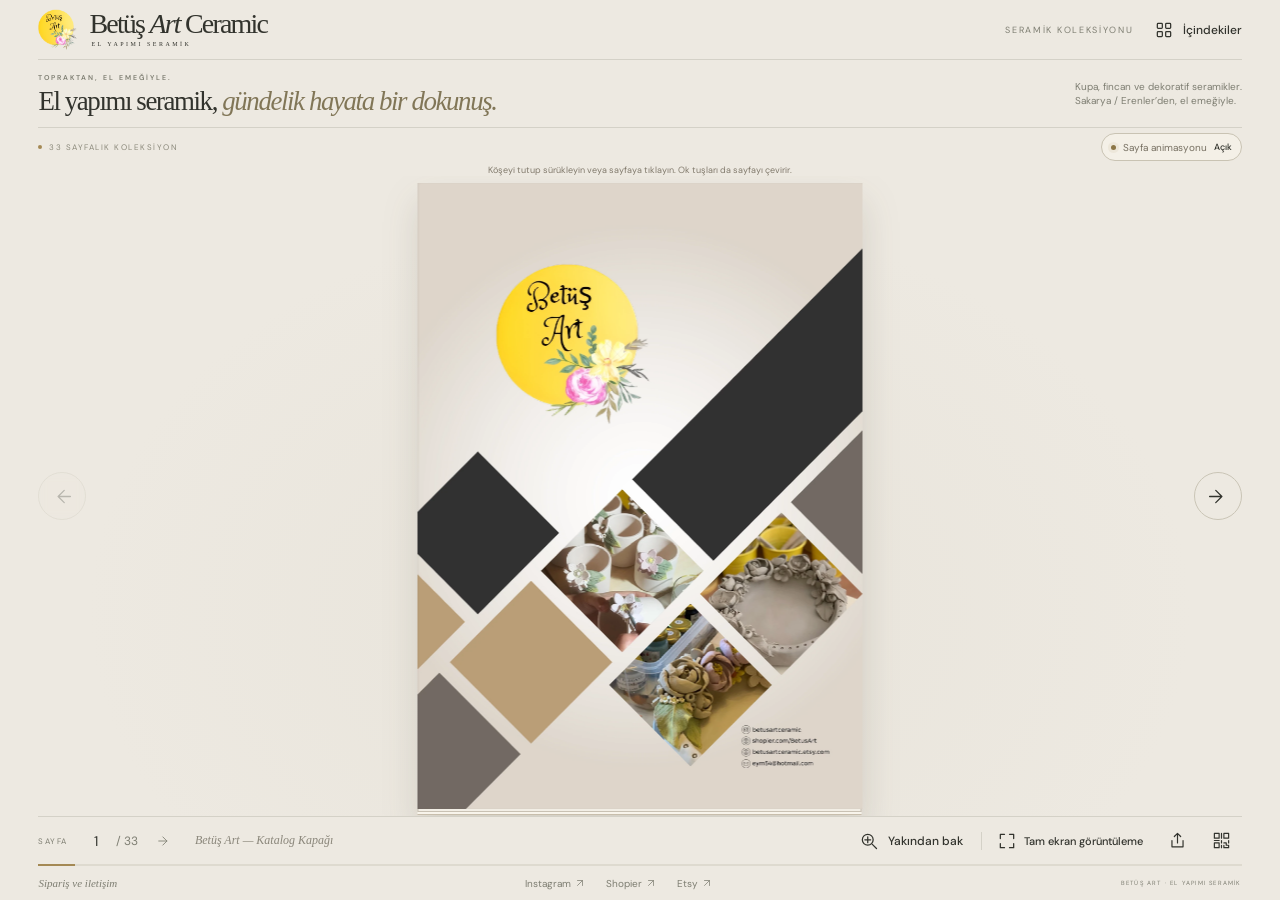
<file: index.html>
<!doctype html>
<html lang="tr">
<head>
  <meta charset="utf-8">
  <meta name="viewport" content="width=device-width, initial-scale=1">
  <meta name="theme-color" content="#ede9e1">
<title>Betüş Art | El Yapımı Seramik Kupa ve Dekorasyon</title>
<meta name="description" content="Sakarya Erenler’de üretilen el yapımı seramik kupa, fincan, kase, tabak, mumluk ve lambalar. Betüş Art koleksiyonunu keşfedin; online mağazadan sipariş verin.">
<meta name="robots" content="index,follow,max-image-preview:large">
<link rel="canonical" href="https://www.betusartceramic.com/">
<meta property="og:type" content="website"><meta property="og:locale" content="tr_TR"><meta property="og:site_name" content="Betüş Art Ceramic"><meta property="og:title" content="Betüş Art | El Yapımı Seramik Kupa ve Dekorasyon"><meta property="og:description" content="Sakarya Erenler’de üretilen el yapımı seramik kupa, fincan, kase, tabak, mumluk ve lambalar. Betüş Art koleksiyonunu keşfedin; online mağazadan sipariş verin."><meta property="og:url" content="https://www.betusartceramic.com/"><meta property="og:image" content="https://www.betusartceramic.com/assets/pages/22-read.webp"><meta property="og:image:alt" content="Betüş Art el yapımı seramik koleksiyonu"><meta name="twitter:card" content="summary_large_image"><meta name="twitter:title" content="Betüş Art | El Yapımı Seramik Kupa ve Dekorasyon"><meta name="twitter:description" content="Sakarya Erenler’de üretilen el yapımı seramik kupa, fincan, kase, tabak, mumluk ve lambalar. Betüş Art koleksiyonunu keşfedin; online mağazadan sipariş verin."><meta name="twitter:image" content="https://www.betusartceramic.com/assets/pages/22-read.webp">
  <link rel="icon" type="image/png" href="./assets/brand-logo.png">
  <link rel="stylesheet" href="./styles.css">
  <script defer src="./vendor/page-flip.browser.js"></script>
  <script defer src="./assets/catalog-data.js"></script>
  <script defer src="./vendor/qrcode.js"></script>
  <script defer src="./app.js"></script>
<script type="application/ld+json">{"@context":"https://schema.org","@graph":[{"@type":"Organization","@id":"https://www.betusartceramic.com/#organization","name":"Betüş Art Ceramic","alternateName":["Betus Art","Betüş Art"],"url":"https://www.betusartceramic.com/","logo":{"@type":"ImageObject","url":"https://www.betusartceramic.com/assets/brand-logo.png","width":516,"height":544},"sameAs":["https://www.instagram.com/betusartceramic/","https://www.shopier.com/BetusArt","https://www.betusartceramic.etsy.com"],"description":"Sakarya Erenler’de el yapımı seramik üretimi yapan, yalnızca online satış sunan Betüş Art Ceramic atölyesi."},{"@type":"WebSite","@id":"https://www.betusartceramic.com/#website","url":"https://www.betusartceramic.com/","name":"Betüş Art Ceramic","alternateName":"Betus Art Ceramic","inLanguage":"tr-TR","publisher":{"@id":"https://www.betusartceramic.com/#organization"}},{"@type":"CollectionPage","@id":"https://www.betusartceramic.com/#catalog","url":"https://www.betusartceramic.com/","name":"Betüş Art El Yapımı Seramik Koleksiyonu","inLanguage":"tr-TR","isPartOf":{"@id":"https://www.betusartceramic.com/#website"},"about":{"@id":"https://www.betusartceramic.com/#organization"}}]}</script>
</head>
<body>
  <a class="skip-link" href="#reader">Kataloğa geç</a>
  <header class="site-header">
    <a class="brand" href="./" aria-label="Betüş Art katalog ana sayfası"><img class="brand-logo" src="./assets/brand-logo.png" alt="" width="516" height="544"><span class="brand-wordmark"><span>Betüş <i>Art</i> Ceramic</span><small>EL YAPIMI SERAMİK</small></span></a>
    <div class="header-tools"><span class="edition">SERAMİK KOLEKSİYONU</span><button class="text-button" id="contents-open" type="button" disabled><svg aria-hidden="true"><use href="#icon-grid"/></svg><span>İçindekiler</span></button></div>
  </header>

  <main class="catalog-main">
    <div class="editorial-intro"><div><p class="eyebrow">TOPRAKTAN, EL EMEĞİYLE.</p><h1>El yapımı seramik, <em>gündelik hayata bir dokunuş.</em></h1></div><p class="intro-note">Kupa, fincan ve dekoratif seramikler.<br>Sakarya / Erenler’den, el emeğiyle.</p></div>
    <section id="reader" class="reader" aria-label="Betüş Art interaktif katalog" tabindex="-1">
      <div class="reader-topline"><span><i></i> <span id="collection-label">KOLEKSİYON KATALOĞU</span></span><button id="motion-toggle" class="motion-toggle" type="button" aria-pressed="true" disabled><span class="motion-indicator" aria-hidden="true"></span><span>Sayfa animasyonu</span><strong id="motion-label">Açık</strong></button></div>
      <p class="reading-instruction" id="reading-hint">Sayfanın köşesinden tutup sürükleyin veya sayfaya tıklayın.</p>
      <div class="book-viewport" id="book-viewport">
        <button type="button" class="page-arrow page-arrow--prev" id="previous" aria-label="Önceki sayfa" disabled><svg aria-hidden="true"><use href="#icon-left"/></svg></button>
        <div class="book-stage" id="book-stage"><div id="flipbook"></div></div>
        <button type="button" class="page-arrow page-arrow--next" id="next" aria-label="Sonraki sayfa" disabled><svg aria-hidden="true"><use href="#icon-right"/></svg></button>
        <div class="reader-message" id="reader-message" role="status"><span class="loading-dot"></span>Katalog açılıyor…</div>
      </div>
      <div class="reader-toolbar">
        <form id="page-form" class="page-position"><label for="page-input">SAYFA</label><span class="page-number-wrap"><input id="page-input" type="number" inputmode="numeric" min="1" max="33" value="1" aria-label="Gidilecek sayfa numarası" disabled><span id="page-total">/ 33</span></span><button class="jump-button" type="submit" aria-label="Yazılan sayfaya git" disabled><svg aria-hidden="true"><use href="#icon-right"/></svg></button></form>
        <p class="current-page-title" id="current-page-title">Koleksiyona hoş geldiniz.</p>
        <div class="reader-actions"><button class="text-button" id="detail-open" type="button" disabled><svg aria-hidden="true"><use href="#icon-zoom"/></svg><span>Yakından bak</span></button><span class="toolbar-divider"></span><button class="text-button fullscreen-button" id="fullscreen" type="button" aria-label="Tam ekran görüntüleme" hidden><svg aria-hidden="true"><use href="#icon-expand"/></svg><span class="fullscreen-label" id="fullscreen-label">Tam ekran görüntüleme</span><span class="fullscreen-label-compact" id="fullscreen-label-compact" aria-hidden="true">Tam ekran</span></button><button class="icon-button" id="share" type="button" aria-label="Bu katalog sayfasını paylaş" disabled><svg aria-hidden="true"><use href="#icon-share"/></svg></button><button class="icon-button" id="qr-open" type="button" aria-label="Katalog QR kodunu göster" disabled><svg aria-hidden="true"><use href="#icon-qr"/></svg></button></div>
      </div>
      <div class="reading-progress" aria-hidden="true"><span id="reading-progress"></span></div>
      <span class="sr-only" id="page-announcement" role="status" aria-live="polite" aria-atomic="true"></span>

      <dialog class="contents-dialog" id="contents-dialog" aria-labelledby="contents-title">
        <div class="drawer-header"><div><p class="eyebrow">KOLEKSİYON REHBERİ</p><h2 id="contents-title">Bir sayfa seçin.</h2></div><button class="icon-button" data-close="contents-dialog" type="button" aria-label="İçindekileri kapat"><svg aria-hidden="true"><use href="#icon-close"/></svg></button></div>
        <label class="catalog-search"><svg aria-hidden="true"><use href="#icon-search"/></svg><input id="catalog-search" type="search" placeholder="Koleksiyonda ara…" aria-label="Katalog başlıklarında ve ürünlerde ara" autocomplete="off"></label>
        <p class="search-summary" id="search-summary"></p>
        <ol class="thumbnail-grid" id="thumbnail-grid"></ol>
      </dialog>

      <dialog class="detail-dialog" id="detail-dialog" aria-labelledby="detail-title">
        <div class="detail-header"><div><p class="eyebrow" id="detail-page-number">SAYFA 01</p><h2 id="detail-title">Katalog detayı</h2></div><button class="icon-button" data-close="detail-dialog" type="button" aria-label="Detay görünümünü kapat"><svg aria-hidden="true"><use href="#icon-close"/></svg></button></div>
        <div class="detail-viewport" id="detail-viewport"><img id="detail-image" alt="" draggable="false"><p id="detail-error" class="detail-error" hidden>Görsel yüklenemedi. Sayfayı yeniden açmayı deneyin.</p></div>
        <div class="detail-tools"><div class="detail-page-nav"><button class="icon-button" id="detail-previous" type="button" aria-label="Önceki sayfanın detayı"><svg aria-hidden="true"><use href="#icon-left"/></svg></button><span id="detail-page-total">1 / 33</span><button class="icon-button" id="detail-next" type="button" aria-label="Sonraki sayfanın detayı"><svg aria-hidden="true"><use href="#icon-right"/></svg></button></div><div class="zoom-tools"><button class="icon-button" id="zoom-out" type="button" aria-label="Uzaklaştır">−</button><output id="zoom-level" aria-live="polite">100%</output><button class="icon-button" id="zoom-in" type="button" aria-label="Yakınlaştır">+</button><button class="reset-button" id="zoom-reset" type="button">Sığdır</button></div><span class="zoom-hint">Yakınlaştırın, sürükleyerek inceleyin.</span></div>
      </dialog>

      <dialog class="qr-dialog" id="qr-dialog" aria-labelledby="qr-title"><button class="icon-button qr-close" data-close="qr-dialog" type="button" aria-label="QR kodunu kapat"><svg aria-hidden="true"><use href="#icon-close"/></svg></button><p class="eyebrow">KOLEKSİYON YANINIZDA</p><h2 id="qr-title">Küçük bir kod.<br><em>Bütün koleksiyon.</em></h2><p>Telefonunuzla tarayın, kataloğu açın.</p><img id="runtime-qr-image" alt="Betüş Art kataloğunun bağlantısını içeren QR kodu" width="240" height="240" loading="lazy"><div class="qr-actions"><a class="dark-button" id="runtime-qr-download" href="#" download="Betus-Art-Katalog-QR.png">QR kodunu indir <svg aria-hidden="true"><use href="#icon-download"/></svg></a><button class="text-button" id="copy-catalog" type="button"><svg aria-hidden="true"><use href="#icon-copy"/></svg>Bağlantıyı kopyala</button></div></dialog>
    </section>
  </main>

  <footer class="site-footer"><p><a href="./siparis-iletisim/">Sipariş ve iletişim</a></p><nav aria-label="Betüş Art bağlantıları"><a data-business="instagram" href="https://www.instagram.com/betusartceramic/" target="_blank" rel="noopener noreferrer">Instagram <svg aria-hidden="true"><use href="#icon-external"/></svg></a><a data-business="shop" href="https://www.shopier.com/BetusArt" target="_blank" rel="noopener noreferrer">Shopier <svg aria-hidden="true"><use href="#icon-external"/></svg></a><a data-business="etsy" href="https://www.betusartceramic.etsy.com" target="_blank" rel="noopener noreferrer">Etsy <svg aria-hidden="true"><use href="#icon-external"/></svg></a></nav><small>BETÜŞ ART · EL YAPIMI SERAMİK</small></footer>
  <div class="toast" id="toast" role="status" aria-live="polite"></div>
  <noscript><p class="noscript-notice">İnteraktif kataloğu görüntülemek için JavaScript’i etkinleştirin. <a href="https://www.instagram.com/betusartceramic/">Betüş Art Instagram</a></p></noscript>
  <svg class="svg-definitions" xmlns="http://www.w3.org/2000/svg" aria-hidden="true"><defs>
    <symbol id="icon-left" viewBox="0 0 24 24"><path d="m14 5-7 7 7 7M7 12h14"/></symbol><symbol id="icon-right" viewBox="0 0 24 24"><path d="m10 5 7 7-7 7M17 12H3"/></symbol>
    <symbol id="icon-grid" viewBox="0 0 24 24"><rect x="4" y="4" width="6" height="6" rx="1"/><rect x="14" y="4" width="6" height="6" rx="1"/><rect x="4" y="14" width="6" height="6" rx="1"/><rect x="14" y="14" width="6" height="6" rx="1"/></symbol><symbol id="icon-close" viewBox="0 0 24 24"><path d="m6 6 12 12M6 18 18 6"/></symbol>
    <symbol id="icon-zoom" viewBox="0 0 24 24"><circle cx="10.5" cy="10.5" r="6.5"/><path d="m16 16 5 5M7 10.5h7m-3.5-3.5v7"/></symbol><symbol id="icon-search" viewBox="0 0 24 24"><circle cx="10.5" cy="10.5" r="6.5"/><path d="m16 16 5 5"/></symbol>
    <symbol id="icon-expand" viewBox="0 0 24 24"><path d="M9 4H4v5m11-5h5v5M4 15v5h5m11-5v5h-5"/></symbol><symbol id="icon-share" viewBox="0 0 24 24"><path d="M12 15V3m-4 4 4-4 4 4M5 12v8h14v-8"/></symbol>
    <symbol id="icon-qr" viewBox="0 0 24 24"><path d="M3 3h6v6H3zm12 0h6v6h-6zM3 15h6v6H3zm12 0h3v3h3v3h-6v-3m6-6v3m-9-3v3M3 12h6m3-9v6m0 9v3"/></symbol><symbol id="icon-external" viewBox="0 0 24 24"><path d="M7 17 17 7M7 7h10v10"/></symbol><symbol id="icon-download" viewBox="0 0 24 24"><path d="M12 3v12m-4-4 4 4 4-4M5 16v5h14v-5"/></symbol><symbol id="icon-copy" viewBox="0 0 24 24"><rect x="8" y="8" width="12" height="13" rx="1"/><path d="M15 8V3H3v13h5"/></symbol>
  </defs></svg>
</body>
</html>
</file>
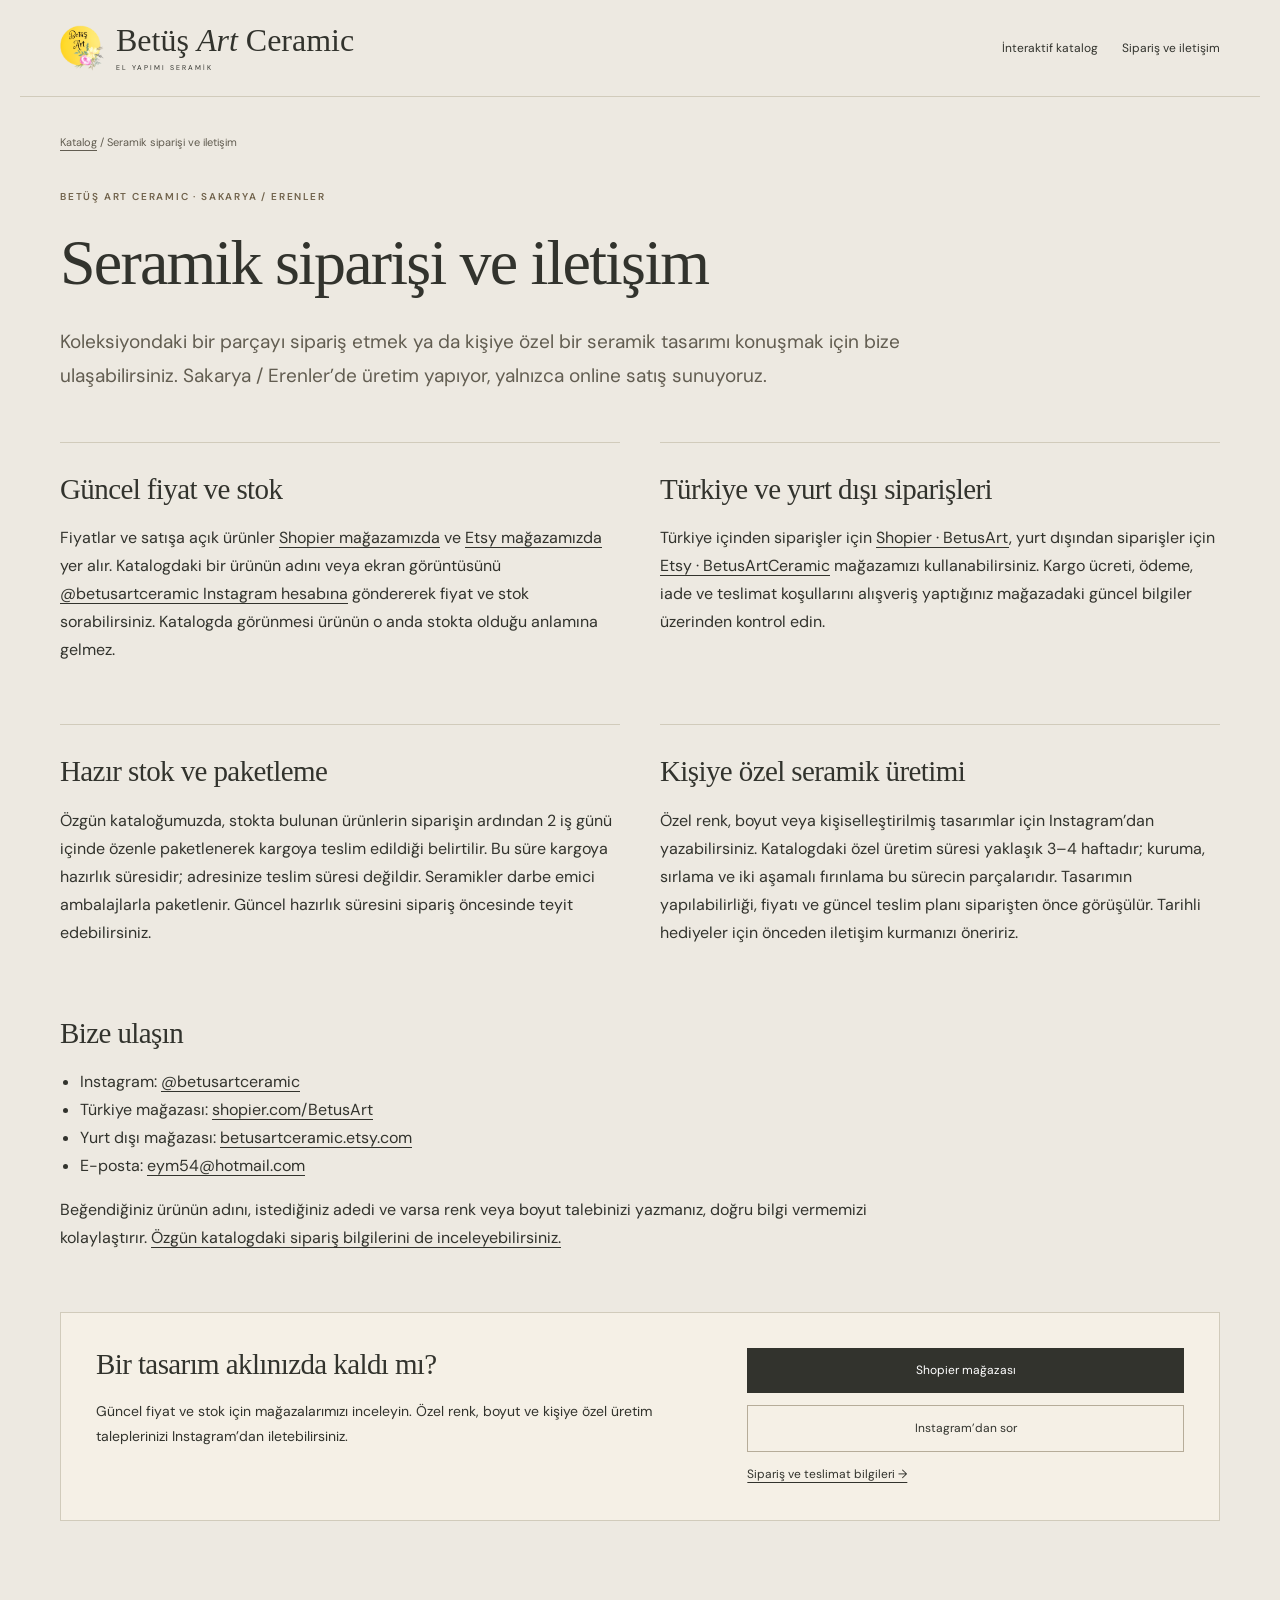
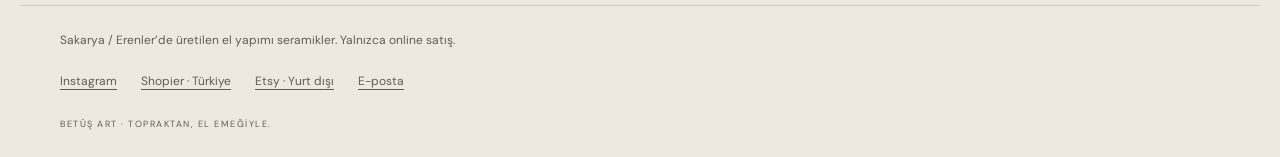
<file: siparis-iletisim/index.html>
<!doctype html><html lang="tr"><head><meta charset="utf-8"><meta name="viewport" content="width=device-width,initial-scale=1"><meta name="theme-color" content="#ede9e1"><title>Seramik Siparişi, Özel Üretim ve İletişim | Betüş Art</title>
<meta name="description" content="Betüş Art seramik fiyatları, stok, kişiye özel sipariş ve teslimat bilgileri. Türkiye için Shopier, yurt dışı için Etsy ve Instagram iletişim kanalları.">
<meta name="robots" content="index,follow,max-image-preview:large">
<link rel="canonical" href="https://www.betusartceramic.com/siparis-iletisim/">
<meta property="og:type" content="website"><meta property="og:locale" content="tr_TR"><meta property="og:site_name" content="Betüş Art Ceramic"><meta property="og:title" content="Seramik Siparişi, Özel Üretim ve İletişim | Betüş Art"><meta property="og:description" content="Betüş Art seramik fiyatları, stok, kişiye özel sipariş ve teslimat bilgileri. Türkiye için Shopier, yurt dışı için Etsy ve Instagram iletişim kanalları."><meta property="og:url" content="https://www.betusartceramic.com/siparis-iletisim/"><meta property="og:image" content="https://www.betusartceramic.com/assets/pages/31-read.webp"><meta property="og:image:alt" content="Betüş Art el yapımı seramik koleksiyonu"><meta name="twitter:card" content="summary_large_image"><meta name="twitter:title" content="Seramik Siparişi, Özel Üretim ve İletişim | Betüş Art"><meta name="twitter:description" content="Betüş Art seramik fiyatları, stok, kişiye özel sipariş ve teslimat bilgileri. Türkiye için Shopier, yurt dışı için Etsy ve Instagram iletişim kanalları."><meta name="twitter:image" content="https://www.betusartceramic.com/assets/pages/31-read.webp"><link rel="icon" href="../assets/brand-logo.png"><link rel="stylesheet" href="../seo.css"><script type="application/ld+json">{"@context":"https://schema.org","@graph":[{"@type":"Organization","@id":"https://www.betusartceramic.com/#organization","name":"Betüş Art Ceramic","alternateName":["Betus Art","Betüş Art"],"url":"https://www.betusartceramic.com/","logo":{"@type":"ImageObject","url":"https://www.betusartceramic.com/assets/brand-logo.png","width":516,"height":544},"sameAs":["https://www.instagram.com/betusartceramic/","https://www.shopier.com/BetusArt","https://www.betusartceramic.etsy.com"],"description":"Sakarya Erenler’de el yapımı seramik üretimi yapan, yalnızca online satış sunan Betüş Art Ceramic atölyesi."},{"@type":"WebSite","@id":"https://www.betusartceramic.com/#website","url":"https://www.betusartceramic.com/","name":"Betüş Art Ceramic","alternateName":"Betus Art Ceramic","inLanguage":"tr-TR","publisher":{"@id":"https://www.betusartceramic.com/#organization"}},{"@type":"WebPage","@id":"https://www.betusartceramic.com/siparis-iletisim/#page","url":"https://www.betusartceramic.com/siparis-iletisim/","name":"Seramik siparişi ve iletişim","description":"Betüş Art seramik fiyatları, stok, kişiye özel sipariş ve teslimat bilgileri. Türkiye için Shopier, yurt dışı için Etsy ve Instagram iletişim kanalları.","inLanguage":"tr-TR","isPartOf":{"@id":"https://www.betusartceramic.com/#website"},"about":{"@id":"https://www.betusartceramic.com/#organization"}},{"@type":"BreadcrumbList","itemListElement":[{"@type":"ListItem","position":1,"name":"Katalog","item":"https://www.betusartceramic.com/"},{"@type":"ListItem","position":2,"name":"Seramik siparişi ve iletişim","item":"https://www.betusartceramic.com/siparis-iletisim/"}]}]}</script></head><body><a class="skip" href="#icerik">İçeriğe geç</a><header><a class="brand" href="../"><img src="../assets/brand-logo.png" width="516" height="544" alt=""><span>Betüş <i>Art</i> Ceramic<small>EL YAPIMI SERAMİK</small></span></a><nav aria-label="Ana menü"><a href="../">İnteraktif katalog</a><a href="../siparis-iletisim/">Sipariş ve iletişim</a></nav></header><main id="icerik"><nav class="breadcrumbs" aria-label="İçerik yolu"><a href="../">Katalog</a><span aria-hidden="true"> / </span><span aria-current="page">Seramik siparişi ve iletişim</span></nav><p class="eyebrow">BETÜŞ ART CERAMIC · SAKARYA / ERENLER</p><h1>Seramik siparişi ve iletişim</h1><p class="lead">Koleksiyondaki bir parçayı sipariş etmek ya da kişiye özel bir seramik tasarımı konuşmak için bize ulaşabilirsiniz. Sakarya / Erenler’de üretim yapıyor, yalnızca online satış sunuyoruz.</p><div class="copy-grid"><section><h2>Güncel fiyat ve stok</h2><p>Fiyatlar ve satışa açık ürünler <a href="https://www.shopier.com/BetusArt" target="_blank" rel="noopener noreferrer">Shopier mağazamızda</a> ve <a href="https://www.betusartceramic.etsy.com" target="_blank" rel="noopener noreferrer">Etsy mağazamızda</a> yer alır. Katalogdaki bir ürünün adını veya ekran görüntüsünü <a href="https://www.instagram.com/betusartceramic/" target="_blank" rel="noopener noreferrer">@betusartceramic Instagram hesabına</a> göndererek fiyat ve stok sorabilirsiniz. Katalogda görünmesi ürünün o anda stokta olduğu anlamına gelmez.</p></section><section><h2>Türkiye ve yurt dışı siparişleri</h2><p>Türkiye içinden siparişler için <a href="https://www.shopier.com/BetusArt" target="_blank" rel="noopener noreferrer">Shopier · BetusArt</a>, yurt dışından siparişler için <a href="https://www.betusartceramic.etsy.com" target="_blank" rel="noopener noreferrer">Etsy · BetusArtCeramic</a> mağazamızı kullanabilirsiniz. Kargo ücreti, ödeme, iade ve teslimat koşullarını alışveriş yaptığınız mağazadaki güncel bilgiler üzerinden kontrol edin.</p></section><section><h2>Hazır stok ve paketleme</h2><p>Özgün kataloğumuzda, stokta bulunan ürünlerin siparişin ardından 2 iş günü içinde özenle paketlenerek kargoya teslim edildiği belirtilir. Bu süre kargoya hazırlık süresidir; adresinize teslim süresi değildir. Seramikler darbe emici ambalajlarla paketlenir. Güncel hazırlık süresini sipariş öncesinde teyit edebilirsiniz.</p></section><section><h2>Kişiye özel seramik üretimi</h2><p>Özel renk, boyut veya kişiselleştirilmiş tasarımlar için Instagram’dan yazabilirsiniz. Katalogdaki özel üretim süresi yaklaşık 3–4 haftadır; kuruma, sırlama ve iki aşamalı fırınlama bu sürecin parçalarıdır. Tasarımın yapılabilirliği, fiyatı ve güncel teslim planı siparişten önce görüşülür. Tarihli hediyeler için önceden iletişim kurmanızı öneririz.</p></section></div><section class="prose"><h2>Bize ulaşın</h2><ul class="contact-list"><li>Instagram: <a href="https://www.instagram.com/betusartceramic/" target="_blank" rel="noopener noreferrer">@betusartceramic</a></li><li>Türkiye mağazası: <a href="https://www.shopier.com/BetusArt" target="_blank" rel="noopener noreferrer">shopier.com/BetusArt</a></li><li>Yurt dışı mağazası: <a href="https://www.betusartceramic.etsy.com" target="_blank" rel="noopener noreferrer">betusartceramic.etsy.com</a></li><li>E-posta: <a href="mailto:eym54@hotmail.com">eym54@hotmail.com</a></li></ul><p>Beğendiğiniz ürünün adını, istediğiniz adedi ve varsa renk veya boyut talebinizi yazmanız, doğru bilgi vermemizi kolaylaştırır. <a href="../#sayfa=31">Özgün katalogdaki sipariş bilgilerini de inceleyebilirsiniz.</a></p></section><aside class="contact-panel"><div><h2>Bir tasarım aklınızda kaldı mı?</h2><p>Güncel fiyat ve stok için mağazalarımızı inceleyin. Özel renk, boyut ve kişiye özel üretim taleplerinizi Instagram’dan iletebilirsiniz.</p></div><div class="actions"><a class="button" href="https://www.shopier.com/BetusArt" target="_blank" rel="noopener noreferrer">Shopier mağazası</a><a class="button secondary" href="https://www.instagram.com/betusartceramic/" target="_blank" rel="noopener noreferrer">Instagram’dan sor</a><a href="../siparis-iletisim/">Sipariş ve teslimat bilgileri →</a></div></aside></main><footer><p>Sakarya / Erenler’de üretilen el yapımı seramikler. Yalnızca online satış.</p><nav aria-label="Mağaza bağlantıları"><a href="https://www.instagram.com/betusartceramic/" target="_blank" rel="noopener noreferrer">Instagram</a><a href="https://www.shopier.com/BetusArt" target="_blank" rel="noopener noreferrer">Shopier · Türkiye</a><a href="https://www.betusartceramic.etsy.com" target="_blank" rel="noopener noreferrer">Etsy · Yurt dışı</a><a href="mailto:eym54@hotmail.com">E-posta</a></nav><small>BETÜŞ ART · TOPRAKTAN, EL EMEĞİYLE.</small></footer></body></html>
</file>
<file: styles.css>
@font-face{font-family:'DM Sans';font-style:normal;font-weight:400;font-display:swap;src:url('./assets/fonts/dm-sans-400.ttf') format('truetype')}
@font-face{font-family:'DM Sans';font-style:normal;font-weight:500;font-display:swap;src:url('./assets/fonts/dm-sans-500.ttf') format('truetype')}
@font-face{font-family:'DM Sans';font-style:normal;font-weight:600;font-display:swap;src:url('./assets/fonts/dm-sans-600.ttf') format('truetype')}
.sr-only{position:absolute!important;width:1px;height:1px;padding:0;margin:-1px;overflow:hidden;clip:rect(0,0,0,0);white-space:nowrap;border:0}
:root{--paper:#ede9e1;--cream:#f8f5ee;--ink:#32332d;--muted:#7e7e72;--line:#d4d1c7;--gold:#a48954;--serif:Georgia,'Times New Roman',serif;--sans:'DM Sans',Arial,sans-serif;color-scheme:light}
*{box-sizing:border-box}html{scroll-behavior:smooth}body{margin:0;background:var(--paper);color:var(--ink);font-family:var(--sans);-webkit-font-smoothing:antialiased}button,input,a{-webkit-tap-highlight-color:transparent}button,input{font:inherit}button,a{touch-action:manipulation}button{color:inherit;cursor:pointer}button:disabled{opacity:.28;cursor:default}button[hidden],[hidden]{display:none!important}a{color:inherit}svg{width:20px;height:20px;fill:none;stroke:currentColor;stroke-width:1.5;stroke-linecap:round;stroke-linejoin:round;flex-shrink:0}button:focus-visible,a:focus-visible,input:focus-visible{outline:2px solid var(--gold);outline-offset:4px}.svg-definitions{position:absolute;width:0;height:0;overflow:hidden}.skip-link{position:fixed;top:-60px;left:16px;padding:12px;background:var(--ink);color:white;z-index:200}.skip-link:focus{top:12px}
.site-header{height:91px;display:flex;align-items:center;justify-content:space-between;margin:0 4.5%;border-bottom:1px solid var(--line)}.brand{text-decoration:none;display:grid;gap:4px}.brand>span{font:32px/.95 var(--serif);letter-spacing:-1.8px}.brand i{font-weight:400}.brand small{font-size:7px;letter-spacing:2.5px;margin-left:2px}.header-tools{display:flex;align-items:center;gap:35px}.edition{font-size:9px;letter-spacing:1.7px;color:var(--muted)}.text-button,.icon-button{display:inline-flex;align-items:center;justify-content:center;gap:9px;border:0;background:none;text-decoration:none}.text-button{padding:10px 0;font-size:12px;font-weight:500}.text-button:hover,.icon-button:hover{color:var(--gold)}.icon-button{width:40px;height:40px;padding:9px}.icon-button svg{width:19px;height:19px}.catalog-main{max-width:1580px;margin:auto;padding:0 4.5%}.editorial-intro{display:flex;align-items:center;justify-content:space-between;padding:31px 0 25px}.eyebrow{margin:0 0 10px;color:var(--muted);font-size:8px;font-weight:600;letter-spacing:2px}.editorial-intro h1{margin:0;font:clamp(27px,2.75vw,43px)/1.05 var(--serif);font-weight:400;letter-spacing:-1.4px}.editorial-intro em{font-weight:400;color:#817657}.intro-note{margin:8px 0 0;color:var(--muted);font-size:11px;line-height:1.65}
.reader{position:relative;outline:0;border-top:1px solid var(--line)}.reader-topline{display:flex;align-items:center;justify-content:space-between;padding:15px 1px 0;color:#8b897b;font-size:8px;letter-spacing:.65px}.reader-topline>span:first-child{display:flex;align-items:center;gap:7px;letter-spacing:1.5px}.reader-topline i{display:block;width:4px;height:4px;border-radius:100%;background:var(--gold)}#reading-hint{font-size:10px;letter-spacing:0}.book-viewport{position:relative;display:flex;align-items:center;justify-content:center;height:clamp(360px,calc(100dvh - 300px),850px);min-width:0;overflow:hidden;background:radial-gradient(ellipse at 50% 68%,#dad5c844 0,transparent 65%)}.book-stage{position:relative;flex:none;filter:drop-shadow(1px 15px 15px #463b2a20);transition:transform .65s ease}.book-stage.is-cover{transform:translateX(-25%)}#flipbook{position:relative}.book-page{position:relative;overflow:hidden;background:#faf8f2}.book-page:before{content:'';position:absolute;inset:0;z-index:0;background:var(--cream)}.book-page img{position:relative;display:block;width:100%;height:100%;object-fit:contain;user-select:none;-webkit-user-drag:none}.book-page:not([data-density='hard']):after{content:'';position:absolute;inset:0;pointer-events:none;box-shadow:inset 1px 0 2px #0000000e}.page-placeholder{position:absolute;inset:0;display:flex;align-items:center;justify-content:center;color:#9a9584;font:22px var(--serif);letter-spacing:1px}.page-arrow{position:absolute;z-index:6;top:50%;display:grid;place-items:center;width:48px;height:48px;border:1px solid #c9c4b5;border-radius:50%;background:#ede9e1c4;backdrop-filter:blur(5px);transition:background .2s,border-color .2s;transform:translateY(-50%)}.page-arrow:hover:not(:disabled){background:var(--cream);border-color:var(--gold)}.page-arrow--prev{left:0}.page-arrow--next{right:0}.page-arrow svg{width:21px;height:21px}.reader-message{position:absolute;z-index:7;inset:0;display:flex;align-items:center;justify-content:center;gap:9px;color:#7d786b;font-size:12px;background:var(--paper)}.reader-message.is-error{flex-direction:column;padding:25px;text-align:center}.reader-message button{border:1px solid var(--line);padding:10px 15px;background:var(--cream)}.loading-dot{width:5px;height:5px;border-radius:50%;background:var(--gold)}
.reader-toolbar{display:flex;align-items:center;gap:25px;min-height:73px;border-top:1px solid var(--line)}.page-position{display:flex;align-items:center;gap:13px;flex-shrink:0}.page-position label{font-size:8px;letter-spacing:1.5px;color:var(--muted)}.page-number-wrap{display:flex;align-items:center;gap:4px;font-size:12px;color:var(--muted)}#page-input{width:31px;padding:6px 1px;text-align:center;border:0;background:transparent;color:var(--ink);font-size:14px;appearance:textfield;-moz-appearance:textfield}#page-input::-webkit-inner-spin-button,#page-input::-webkit-outer-spin-button{-webkit-appearance:none;margin:0}.jump-button{display:grid;place-items:center;width:26px;height:26px;padding:3px;border:0;background:none;color:var(--muted)}.jump-button svg{width:14px}.current-page-title{min-width:0;flex:1;overflow:hidden;margin:0;color:#8a867a;font:italic 14px var(--serif);text-overflow:ellipsis;white-space:nowrap}.reader-actions{display:flex;align-items:center;gap:4px;flex:none}.reader-actions>.text-button{margin-right:12px}.toolbar-divider{width:1px;height:18px;background:var(--line);margin:0 7px}.reading-progress{height:2px;background:#dedacf;overflow:hidden}.reading-progress>span{display:block;height:100%;width:0;background:var(--gold);transition:width .5s}.site-footer{max-width:1580px;margin:0 auto;padding:22px 4.5% 24px;display:flex;align-items:center;justify-content:space-between;gap:16px;color:var(--muted)}.site-footer>p{margin:0;font:italic 13px var(--serif)}.site-footer nav{display:flex;gap:22px}.site-footer nav a{display:flex;gap:3px;align-items:center;text-decoration:none;font-size:10px}.site-footer nav svg{width:12px;height:12px}.site-footer nav a:hover{color:var(--ink)}.site-footer small{font-size:7px;letter-spacing:1.6px}
dialog{padding:0;border:1px solid #d2cbbd;color:var(--ink);background:var(--cream);box-shadow:0 25px 100px #25251d33;max-height:calc(100dvh - 40px)}dialog::backdrop{background:#24251d66;backdrop-filter:blur(8px)}dialog h2{margin:0;font:36px/1.1 var(--serif);font-weight:400;letter-spacing:-1px}.contents-dialog{position:fixed;inset:20px 20px 20px auto;width:min(610px,calc(100vw - 30px));height:calc(100dvh - 40px);max-height:none;margin:0;overflow-y:auto;border-radius:5px}.drawer-header{display:flex;align-items:flex-start;justify-content:space-between;padding:31px 30px 20px}.drawer-header .icon-button{margin:-8px -9px 0 10px}.catalog-search{display:flex;align-items:center;gap:10px;margin:0 30px;border-bottom:1px solid #c9c4b7}.catalog-search svg{width:17px;color:var(--muted)}.catalog-search input{width:100%;min-width:0;padding:12px 0;border:0;background:none;font-size:13px;color:var(--ink);outline-offset:1px}.catalog-search input::placeholder{color:#a29b8d}.search-summary{margin:15px 30px;color:var(--muted);font-size:10px}.thumbnail-grid{list-style:none;display:grid;grid-template-columns:repeat(3,minmax(0,1fr));gap:24px 17px;padding:0 30px 30px;margin:0}.thumbnail-grid li{min-width:0}.thumbnail-grid button{display:block;width:100%;padding:0;border:0;background:none;text-align:left}.thumbnail-grid button[aria-current='page'] .thumb-image{outline:2px solid var(--gold);outline-offset:4px}.thumb-image{position:relative;aspect-ratio:.71095;display:block;background:#e8e3d9;box-shadow:0 3px 8px #302b2114}.thumb-image img{display:block;width:100%;height:100%;object-fit:contain}.thumb-number{display:block;margin-top:10px;color:var(--gold);font-size:8px;letter-spacing:1px}.thumb-title{display:block;margin-top:4px;line-height:1.4;font-size:10px;color:#6f6a60}.thumbnail-grid button:hover .thumb-title{color:var(--ink)}.detail-dialog{width:calc(100vw - 30px);height:calc(100dvh - 30px);max-width:1500px;max-height:1100px;overflow:hidden;border-radius:5px}.detail-dialog[open]{display:flex;flex-direction:column}.detail-header{display:flex;align-items:center;justify-content:space-between;padding:18px 25px;border-bottom:1px solid var(--line);gap:15px;flex:none}.detail-header .eyebrow{margin-bottom:4px}.detail-header h2{font-size:24px;line-height:1.2;letter-spacing:-.5px}.detail-viewport{position:relative;flex:1;min-height:0;overflow:hidden;background:#e6e1d8;touch-action:none;user-select:none}.detail-viewport.is-zoomed{cursor:grab}.detail-viewport.is-dragging{cursor:grabbing}.detail-viewport img{position:absolute;inset:0;display:block;width:100%;height:100%;object-fit:contain;transform-origin:50% 50%;will-change:transform;user-select:none;-webkit-user-drag:none}.detail-tools{display:flex;align-items:center;justify-content:space-between;gap:10px;min-height:65px;padding:10px 18px;flex:none;border-top:1px solid var(--line)}.detail-page-nav,.zoom-tools{display:flex;align-items:center;gap:8px}.detail-page-nav>span{min-width:40px;text-align:center;font-size:10px;color:var(--muted)}.zoom-tools .icon-button{border:1px solid var(--line);width:31px;height:31px;font-size:19px}.zoom-tools output{font-size:10px;min-width:40px;text-align:center}.reset-button{border:0;background:none;font-size:11px;padding:10px;color:var(--muted)}.zoom-hint{font-size:10px;color:var(--muted)}.detail-error{position:absolute;inset:45% 15px auto;text-align:center;font-size:12px;background:var(--cream);padding:12px}.qr-dialog{text-align:center;width:min(440px,calc(100vw - 32px));padding:42px 40px 30px;border-radius:7px}.qr-close{position:absolute;top:6px;right:6px}.qr-dialog h2{font-size:34px}.qr-dialog h2 em{color:#89774f;font-weight:400}.qr-dialog>p:not(.eyebrow){margin:17px 0 20px;font-size:11px;color:var(--muted);line-height:1.6}.qr-dialog>img{display:block;max-width:100%;height:auto;margin:0 auto;background:white;border:12px solid white}.qr-actions{display:flex;flex-direction:column;align-items:center;gap:9px;margin-top:23px}.dark-button{display:inline-flex;align-items:center;justify-content:center;gap:18px;padding:13px 20px;border:0;background:var(--ink);color:var(--cream);text-decoration:none;font-size:11px}.dark-button:hover{background:#555441}.dark-button svg{width:15px;height:15px}.qr-actions .text-button{font-size:10px;color:var(--muted)}.qr-actions .text-button svg{width:14px;height:14px}.toast{position:fixed;z-index:100;bottom:25px;left:50%;max-width:calc(100vw - 30px);padding:12px 20px;border:1px solid #ffffff24;border-radius:4px;background:var(--ink);color:var(--cream);font-size:12px;text-align:center;transform:translate(-50%,15px);opacity:0;pointer-events:none;transition:opacity .2s,transform .2s}.toast.is-visible{transform:translate(-50%,0);opacity:1}.noscript-notice{padding:20px;text-align:center;font-size:13px}.reader:fullscreen{display:flex;flex-direction:column;background:var(--paper);padding:20px 35px;width:100%;height:100%;border:0}.reader:fullscreen .book-viewport{height:auto;min-height:0;flex:1}.reader:fullscreen .reader-toolbar{flex:none}.reader:fullscreen .reader-topline{padding-top:0;padding-bottom:8px}.reader:fullscreen .reading-progress{flex:none}
.brand{display:flex;align-items:center;gap:12px}.brand-logo{display:block;width:48px;height:auto;max-height:55px;object-fit:contain}.brand-wordmark{display:grid;gap:4px}.brand-wordmark>span{font:32px/.95 var(--serif);letter-spacing:-1.8px}
@media(min-width:1800px){.book-viewport{height:min(calc(100dvh - 320px),950px)}}
@media(max-width:900px){.edition{display:none}.current-page-title{display:none}.reader-toolbar{justify-content:space-between;gap:12px}.site-footer small{display:none}.intro-note{font-size:10px}.zoom-hint{display:none}}
@media(max-width:760px){.site-header{height:75px;margin:0 6%}.brand>span{font-size:28px}.brand small{font-size:6px;letter-spacing:1.9px}.header-tools .text-button{font-size:11px}.header-tools svg{width:17px}.catalog-main{padding:0 5%}.editorial-intro{padding:23px 1% 20px}.editorial-intro .eyebrow{font-size:7px;letter-spacing:1.6px;margin-bottom:8px}.editorial-intro h1{font-size:28px;letter-spacing:-.9px}.intro-note{display:none}.reader-topline{padding-top:12px;gap:8px}.reader-topline>span:first-child{font-size:7px;letter-spacing:1px}#reading-hint{font-size:8px;max-width:140px;text-align:right}.book-viewport{height:clamp(300px,calc(100dvh - 283px),730px);margin:0 -2%;overflow:hidden}.book-stage.is-cover{transform:none}.page-arrow{width:33px;height:33px;border-color:#cbc5b4;background:#eee9dfdc}.page-arrow svg{width:16px}.page-arrow--prev{left:0}.page-arrow--next{right:0}.reader-toolbar{min-height:67px;gap:8px}.page-position{gap:5px}.page-position label{display:none}.jump-button{width:21px}.reader-actions{gap:0}.reader-actions .text-button{margin-right:7px;gap:6px;font-size:10px}.reader-actions .text-button svg{width:17px}.reader-actions>.icon-button{width:31px;height:37px;padding:7px}.reader-actions>.icon-button svg{width:17px;height:17px}.toolbar-divider{margin:0 4px}.page-number-wrap{gap:1px;font-size:10px}#page-input{font-size:13px;width:25px}.site-footer{padding:18px 6% 22px;flex-direction:column;gap:15px}.site-footer>p{font-size:12px}.site-footer nav{gap:30px}.contents-dialog{inset:8px;width:calc(100vw - 16px);height:calc(100dvh - 16px)}.drawer-header{padding:25px 22px 17px}.drawer-header h2{font-size:32px}.catalog-search{margin:0 22px}.search-summary{margin:14px 22px}.thumbnail-grid{padding:0 22px 26px;gap:21px 13px}.thumb-title{font-size:9px}.detail-dialog{width:calc(100vw - 12px);height:calc(100dvh - 12px);max-height:none}.detail-header{padding:15px 14px}.detail-header h2{font-size:19px;max-width:70vw}.detail-header .eyebrow{font-size:7px}.detail-tools{padding:8px;gap:0;min-height:63px}.detail-page-nav{gap:0}.detail-page-nav .icon-button{width:30px}.zoom-tools{gap:5px}.reset-button{padding:8px}.detail-viewport img{padding:4px}.qr-dialog{padding:40px 28px 25px}.reader:fullscreen{padding:15px 5%}.reader:fullscreen .book-viewport{margin:0}.toast{bottom:15px;font-size:11px}}
@media(max-width:760px){.brand{gap:9px}.brand-logo{width:38px;max-height:43px}.brand-wordmark>span{font-size:28px}}
@media(max-width:350px){.editorial-intro h1{font-size:24px}.reader-actions>.text-button span{display:none}.reader-actions>.text-button{padding:10px;margin:0}.thumbnail-grid{grid-template-columns:repeat(2,minmax(0,1fr))}}
@media(prefers-reduced-motion:reduce){html{scroll-behavior:auto}*,*:before,*:after{transition:none!important;animation:none!important}}
.motion-toggle{display:inline-flex;align-items:center;gap:7px;min-height:34px;padding:5px 10px;border:1px solid #c9c3b3;border-radius:30px;background:#f4f0e7;color:#777062;font:10px var(--sans);letter-spacing:0;white-space:nowrap}.motion-toggle strong{font-size:9px;font-weight:500;color:var(--ink)}.motion-indicator{display:block;width:5px;height:5px;border-radius:50%;background:#b5afa3}.motion-toggle[aria-pressed='true'] .motion-indicator{background:#8c7647;box-shadow:0 0 0 3px #a4895416}.motion-toggle:hover{border-color:var(--gold)}#reading-hint.reading-instruction{max-width:none;margin:9px 0 0;text-align:center;font-size:10px;letter-spacing:0;line-height:1.5;color:#827b6d}.book-stage{filter:drop-shadow(1px 19px 18px #463b2a26)}.has-page-motion .book-page{cursor:grab}.has-page-motion .is-turning .book-page{cursor:grabbing}.book-stage:before{content:'';position:absolute;left:2px;right:1px;top:4px;bottom:-3px;z-index:-1;background:#f2eee5;border:1px solid #c9c1b3;box-shadow:0 2px 0 #f8f4eb,0 3px 0 #c8beac;pointer-events:none}.book-stage.is-cover:before{left:50%}
@media(max-width:760px){.motion-toggle{font-size:8px;gap:5px;padding:5px 8px;min-height:33px}.motion-toggle strong{font-size:8px}.reader-topline{align-items:center}.book-stage.is-cover:before{left:2px}#reading-hint.reading-instruction{font-size:9px;margin-top:8px}}

/* The page is one viewport; the book takes every remaining pixel. */
html{height:100%;scroll-behavior:auto}
body{height:100vh;height:100dvh;min-height:0;display:grid;grid-template-rows:auto minmax(0,1fr) auto;overflow:hidden}
.site-header{height:60px;margin:0 3%;min-width:0}
.brand-logo{width:39px;max-height:44px}.brand-wordmark>span{font-size:28px}.brand small{font-size:6px}
.catalog-main{width:100%;max-width:none;margin:0;padding:0 3%;min-height:0;display:flex;flex-direction:column}
.editorial-intro{flex:none;padding:13px 0 12px;gap:16px}.editorial-intro .eyebrow{margin-bottom:5px;font-size:7px}
.editorial-intro h1{font-size:clamp(23px,2.3vw,34px);line-height:1.05}.intro-note{margin:0;font-size:10px;line-height:1.4}
.reader{flex:1;min-height:0;display:grid;grid-template-rows:auto auto minmax(0,1fr) auto 2px}
.reader-topline{padding:5px 0 0;min-height:31px}.motion-toggle{min-height:28px;padding:4px 9px}
#reading-hint.reading-instruction{margin:3px 0 0;font-size:9px;line-height:1.35}
.reader .book-viewport{height:auto;min-height:0;min-width:0;margin:0;flex:initial}
.reader-toolbar{min-height:48px;gap:18px;padding:2px 0}.reader-actions>.text-button{margin-right:7px}
.fullscreen-button{width:auto;min-height:36px;padding:8px 4px;white-space:nowrap;font-size:11px;gap:7px}
.fullscreen-label-compact{display:none}.current-page-title{font-size:12px}
.site-footer{width:100%;max-width:none;margin:0;padding:9px 3%;gap:12px;min-height:34px}
.site-footer>p{font-size:11px}.site-footer nav{gap:20px}.site-footer small{font-size:6px;letter-spacing:1.2px}
.reader:fullscreen{display:grid;grid-template-rows:auto auto minmax(0,1fr) auto 2px;padding:12px 3%}
.reader:fullscreen .book-viewport{height:auto;min-height:0}.reader:fullscreen .reader-topline{padding-bottom:0}
@media(max-width:900px){.reader-toolbar{gap:8px}.site-footer small{display:none}.current-page-title{display:none}}
@media(max-width:760px){
 .site-header{height:54px;margin:0 3%}.brand{gap:7px}.brand-logo{width:34px;max-height:39px}.brand-wordmark>span{font-size:25px}.brand small{font-size:5px;letter-spacing:1.7px}
 .header-tools .text-button{font-size:10px}.catalog-main{padding:0 3%}
 .editorial-intro{padding:9px 0 8px}.editorial-intro h1{font-size:clamp(20px,5.8vw,28px);letter-spacing:-.8px}.editorial-intro .eyebrow{font-size:6px;margin-bottom:4px}
 .reader-topline{padding:4px 0 0;min-height:31px}.motion-toggle{min-height:27px;font-size:8px}.reader-topline>span:first-child{font-size:6px;letter-spacing:.7px}
 #reading-hint.reading-instruction{font-size:8px;margin-top:3px;max-width:none;line-height:1.3}
 .reader-toolbar{display:flex;flex-wrap:wrap;min-height:45px;padding:3px 0;gap:4px}.page-position{gap:3px}.reader-actions{flex:1;min-width:0;justify-content:flex-end;flex-wrap:wrap;gap:0}
 .reader-actions>.text-button{font-size:9px;margin-right:4px;gap:4px;padding:6px 0;min-height:32px}
 .fullscreen-label{display:none}.fullscreen-label-compact,.reader-actions>.fullscreen-button .fullscreen-label-compact{display:inline}.fullscreen-button svg{width:16px;height:16px}
 .reader-actions>.icon-button{height:32px;width:27px;padding:5px}.toolbar-divider{margin:0 3px;height:15px}
 .site-footer{padding:6px 3%;gap:5px;min-height:0;flex-direction:column}.site-footer>p{font-size:10px;line-height:1.15}.site-footer nav{gap:23px}.site-footer nav a{font-size:9px;line-height:1.1}
 .reader:fullscreen{padding:8px 3%}
}
@media(max-height:560px){
 .site-header{height:43px}.brand-logo{width:29px;max-height:33px}.brand-wordmark>span{font-size:23px}.brand small{font-size:5px}
 .editorial-intro{padding:5px 0}.editorial-intro h1{font-size:22px}.editorial-intro .eyebrow{font-size:6px;margin-bottom:3px}
 .reader-topline{min-height:27px;padding-top:2px}.motion-toggle{min-height:24px}#reading-hint.reading-instruction{margin-top:1px;font-size:8px}
 .reader-toolbar{min-height:37px}.site-footer{padding-top:4px;padding-bottom:4px;min-height:0}.site-footer>p{font-size:9px}
}

/* Collection discovery stays available beside the full-height catalogue. */
.header-tools{gap:20px}.collection-link{text-decoration:none}.editorial-intro h1{font-size:clamp(20px,2.1vw,31px)}.site-footer>p a{text-decoration:none}.site-footer>p a:hover{text-decoration:underline}@media(max-width:760px){.header-tools{gap:13px}.collection-link{font-size:10px!important}.editorial-intro h1{font-size:clamp(17px,4.6vw,25px);max-width:88vw}.site-footer>p{font-family:var(--sans);font-size:9px}}
</file>
<file: seo.css>
@font-face{font-family:DM;src:url('./assets/fonts/dm-sans-400.ttf') format('truetype');font-display:swap;font-weight:400}@font-face{font-family:DM;src:url('./assets/fonts/dm-sans-600.ttf') format('truetype');font-display:swap;font-weight:600}
:root{--paper:#ede9e1;--ink:#32332d;--gold:#77603c;--line:#d1cbbb}*{box-sizing:border-box}body{margin:0;background:var(--paper);color:var(--ink);font:16px/1.75 DM,Arial,sans-serif}a{color:inherit;text-underline-offset:4px}a:hover{color:var(--gold)}a:focus-visible{outline:2px solid var(--gold);outline-offset:5px}.skip{position:absolute;top:-80px;padding:10px;background:var(--ink);color:#fff;z-index:10}.skip:focus{top:10px}header,main,footer{max-width:1240px;margin:auto;padding:24px 40px}header{display:flex;justify-content:space-between;align-items:center;gap:30px;border-bottom:1px solid var(--line)}.brand{display:flex;gap:12px;align-items:center;text-decoration:none;flex:none}.brand img{width:44px;height:auto}.brand>span{font:32px/1 Georgia,serif}.brand small{display:block;margin-top:7px;font:7px DM,Arial,sans-serif;letter-spacing:2px}header nav,footer nav{display:flex;gap:24px;flex-wrap:wrap;font-size:12px}header nav a{text-decoration:none}.breadcrumbs{font-size:11px;color:#625d51;margin:12px 0 36px}.eyebrow{font-size:10px;letter-spacing:1.8px;color:#71634c;font-weight:600}h1,h2,h3{font-family:Georgia,serif;font-weight:400;line-height:1.15;overflow-wrap:anywhere}h1{font-size:clamp(34px,5vw,66px);max-width:980px;margin:20px 0 26px;letter-spacing:-1.8px}h2{font-size:29px;margin:30px 0 18px;letter-spacing:-.6px}h3{font-size:24px;margin:10px 0 16px}p{margin:0 0 20px}.lead{max-width:850px;font-size:19px;line-height:1.75;color:#625d51;margin-bottom:50px}.copy-grid{display:grid;grid-template-columns:1fr 1fr;gap:40px;margin-bottom:50px}.copy-grid section{border-top:1px solid var(--line)}.copy-grid p,.prose p{max-width:74ch}.product-grid,.category-grid{display:grid;grid-template-columns:repeat(3,minmax(0,1fr));gap:45px 28px;margin:32px 0 65px}.product-card,.category-grid article{min-width:0}.product-card img,.category-grid img{display:block;width:100%;height:auto;aspect-ratio:1700/2391;object-fit:contain;background:#e3ddd2;border:1px solid var(--line)}.product-card>div{padding:20px 0 0}.product-card p,.category-grid p{font-size:14px;color:#625d51}.product-card h3 a,.category-grid a{text-decoration:none}.category-grid h2{margin:20px 0 14px}.detail-link{font-size:12px;font-weight:600}.prose{margin:45px 0 60px}.story-layout{display:grid;grid-template-columns:1.15fr 1fr;gap:55px;align-items:start}.story-layout .prose{margin-top:0}.story-layout figure{margin:0}.story-layout img{width:100%;height:auto}.story-layout figcaption{font-size:11px;color:#625d51}.contact-panel{border:1px solid var(--line);background:#f5f0e6;padding:35px;display:grid;grid-template-columns:1.4fr 1fr;gap:40px;margin:60px 0}.contact-panel h2{margin-top:0}.contact-panel p{font-size:14px;margin:0}.actions{display:flex;flex-direction:column;gap:12px;align-items:stretch;justify-content:center;font-size:12px}.button{display:inline-block;padding:12px 18px;background:var(--ink);color:#fff;text-decoration:none;text-align:center}.button:hover{background:#514832;color:#fff}.button.secondary{background:none;color:var(--ink);border:1px solid #b6ac99}.contact-list{padding-left:20px;overflow-wrap:anywhere}.related{border-top:1px solid var(--line);padding-bottom:35px}.related div{display:flex;flex-wrap:wrap;gap:12px 25px;font-size:13px}footer{border-top:1px solid var(--line);font-size:12px;color:#625d51}footer small{display:block;font-size:9px;letter-spacing:1.5px;margin-top:25px}
@media(max-width:1000px){header{align-items:flex-start}header nav{gap:10px 18px;justify-content:flex-end}.product-grid,.category-grid{grid-template-columns:repeat(2,minmax(0,1fr))}.story-layout{gap:30px}}
@media(max-width:600px){header,main,footer{padding:20px 22px}header{flex-direction:column;gap:20px}header nav{justify-content:flex-start;font-size:11px}.breadcrumbs{margin:6px 0 28px}h1{letter-spacing:-1px;font-size:37px}h2{font-size:27px}.lead{font-size:17px;margin-bottom:35px}.copy-grid,.story-layout,.contact-panel{grid-template-columns:1fr;gap:15px}.copy-grid{margin-bottom:35px}.product-grid,.category-grid{grid-template-columns:1fr;gap:35px}.contact-panel{padding:24px;margin:40px 0}.contact-panel p{margin-bottom:10px}.story-layout figure{max-width:100%}footer nav{gap:12px 20px}}
</file>
